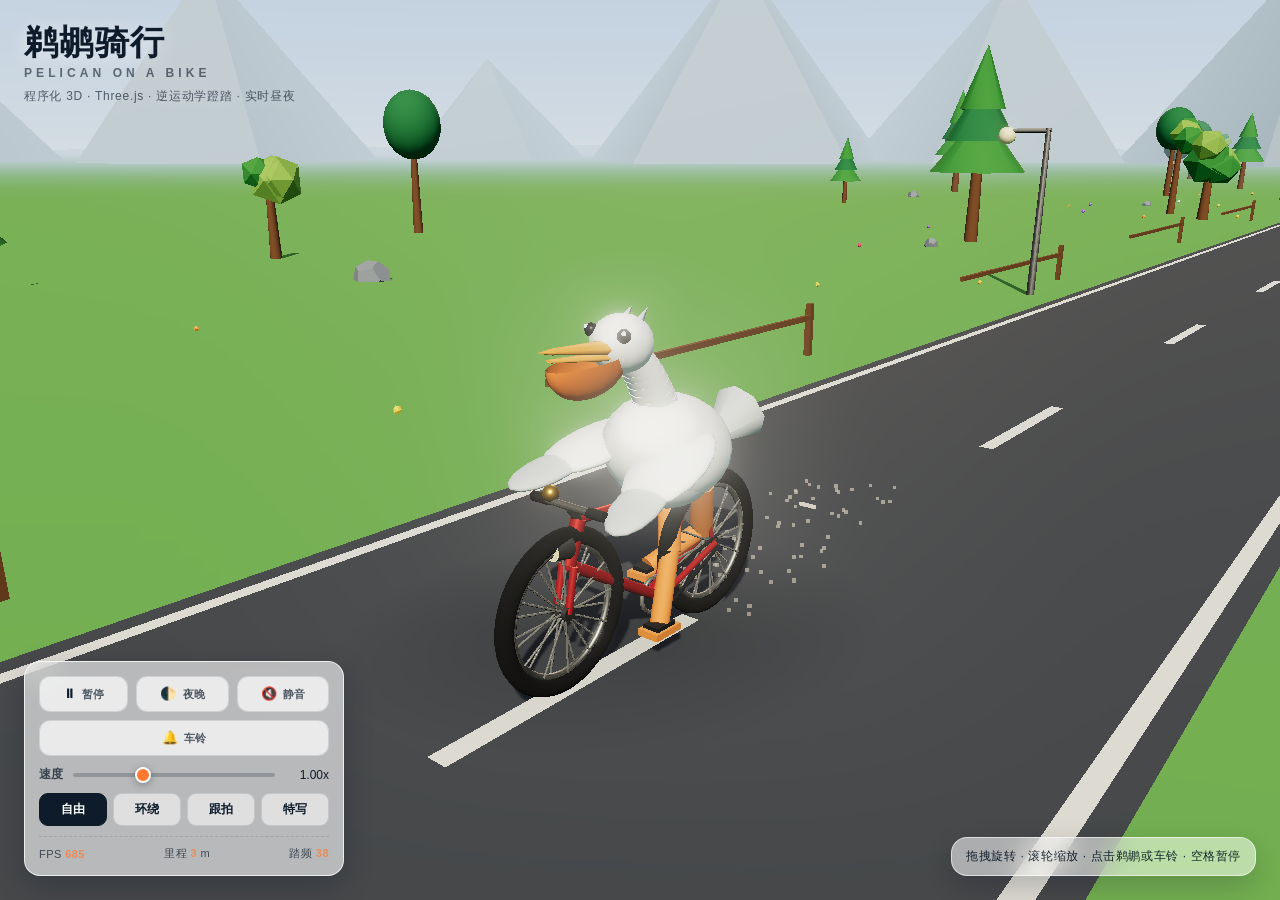
<file: pelican-ride/index.html>
<!DOCTYPE html>
<html lang="zh-CN">
<head>
<meta charset="utf-8" />
<meta name="viewport" content="width=device-width, initial-scale=1, maximum-scale=1, user-scalable=no" />
<title>鹈鹕骑行 · Pelican on a Bike</title>
<link rel="icon" href="data:image/svg+xml,<svg xmlns='http://www.w3.org/2000/svg' viewBox='0 0 100 100'><text y='.9em' font-size='90'>🚲</text></svg>" />
<link rel="stylesheet" href="./style.css" />
<script type="importmap">
{
  "imports": {
    "three": "./lib/three.module.js",
    "three/addons/": "./lib/addons/"
  }
}
</script>
</head>
<body>
<canvas id="stage"></canvas>

<div id="loader">
  <div class="loader-inner">
    <div class="loader-mark">🦤</div>
    <div class="loader-title">鹈鹕骑行</div>
    <div class="loader-bar"><i></i></div>
    <div class="loader-sub">正在组装自行车与海鸟…</div>
  </div>
</div>

<header id="hud-top">
  <h1>鹈鹕骑行 <span>Pelican on a Bike</span></h1>
  <p id="subtitle">程序化 3D · Three.js · 逆运动学蹬踏 · 实时昼夜</p>
</header>

<section id="panel" class="glass">
  <div class="row">
    <button id="btn-play" class="btn" title="暂停/继续">⏸ <span>暂停</span></button>
    <button id="btn-night" class="btn" title="昼夜切换">🌓 <span>夜晚</span></button>
    <button id="btn-audio" class="btn" title="环境音">🔇 <span>静音</span></button>
    <button id="btn-bell" class="btn" title="按铃">🔔 <span>车铃</span></button>
  </div>
  <div class="row slider-row">
    <label for="spd">速度</label>
    <input id="spd" type="range" min="0" max="3" step="0.05" value="1" />
    <output id="spd-val">1.00x</output>
  </div>
  <div class="row cams">
    <button class="cam active" data-cam="0">自由</button>
    <button class="cam" data-cam="1">环绕</button>
    <button class="cam" data-cam="2">跟拍</button>
    <button class="cam" data-cam="3">特写</button>
  </div>
  <div class="row stats">
    <span>FPS <b id="fps">--</b></span>
    <span>里程 <b id="dist">0</b> m</span>
    <span>踏频 <b id="rpm">0</b></span>
  </div>
</section>

<div id="hint" class="glass">拖拽旋转 · 滚轮缩放 · 点击鹈鹕或车铃 · 空格暂停</div>

<script type="module" src="./main.js"></script>
</body>
</html>
</file>
<file: pelican-ride/style.css>
:root {
  --fg: #0d1b2a;
  --glass: rgba(255, 255, 255, 0.62);
  --stroke: rgba(255, 255, 255, 0.75);
  --accent: #ff7a2f;
}

* { box-sizing: border-box; }

html, body {
  margin: 0;
  height: 100%;
  overflow: hidden;
  background: #0b1020;
  color: var(--fg);
  font-family: "PingFang SC", "Hiragino Sans GB", "Microsoft YaHei", -apple-system,
    BlinkMacSystemFont, "Segoe UI", Roboto, sans-serif;
  -webkit-font-smoothing: antialiased;
  touch-action: none;
}

#stage {
  position: fixed;
  inset: 0;
  display: block;
  width: 100%;
  height: 100%;
}

.glass {
  background: var(--glass);
  border: 1px solid var(--stroke);
  border-radius: 16px;
  backdrop-filter: blur(14px) saturate(1.4);
  -webkit-backdrop-filter: blur(14px) saturate(1.4);
  box-shadow: 0 10px 30px rgba(6, 14, 30, 0.22);
}

#hud-top {
  position: fixed;
  top: 20px;
  left: 24px;
  z-index: 6;
  pointer-events: none;
  text-shadow: 0 2px 18px rgba(255, 255, 255, 0.55);
}
#hud-top h1 {
  margin: 0;
  font-size: clamp(22px, 3.4vw, 34px);
  letter-spacing: 0.04em;
  font-weight: 800;
}
#hud-top h1 span {
  display: block;
  font-size: 12px;
  font-weight: 600;
  letter-spacing: 0.34em;
  opacity: 0.6;
  text-transform: uppercase;
}
#subtitle {
  margin: 8px 0 0;
  font-size: 12px;
  letter-spacing: 0.06em;
  opacity: 0.66;
}

#panel {
  position: fixed;
  left: 24px;
  bottom: 24px;
  z-index: 6;
  width: min(320px, calc(100vw - 48px));
  padding: 14px;
  display: flex;
  flex-direction: column;
  gap: 10px;
}

.row { display: flex; gap: 8px; align-items: center; flex-wrap: wrap; }

.btn {
  flex: 1 1 auto;
  min-width: 68px;
  padding: 9px 8px;
  font-size: 13px;
  font-weight: 600;
  color: var(--fg);
  background: rgba(255, 255, 255, 0.7);
  border: 1px solid rgba(13, 27, 42, 0.12);
  border-radius: 11px;
  cursor: pointer;
  transition: transform 0.14s ease, background 0.14s ease, box-shadow 0.14s ease;
}
.btn:hover { background: #fff; transform: translateY(-2px); box-shadow: 0 6px 16px rgba(6, 14, 30, 0.16); }
.btn:active { transform: translateY(0); }
.btn span { font-size: 11px; opacity: 0.7; margin-left: 3px; }

.slider-row label { font-size: 12px; font-weight: 700; opacity: 0.75; }
.slider-row output { font-size: 12px; font-variant-numeric: tabular-nums; min-width: 44px; text-align: right; }

input[type="range"] {
  flex: 1;
  -webkit-appearance: none;
  appearance: none;
  height: 4px;
  border-radius: 4px;
  background: rgba(13, 27, 42, 0.22);
  outline: none;
}
input[type="range"]::-webkit-slider-thumb {
  -webkit-appearance: none;
  width: 16px;
  height: 16px;
  border-radius: 50%;
  background: var(--accent);
  border: 2px solid #fff;
  box-shadow: 0 2px 8px rgba(0, 0, 0, 0.3);
  cursor: pointer;
}
input[type="range"]::-moz-range-thumb {
  width: 14px;
  height: 14px;
  border-radius: 50%;
  background: var(--accent);
  border: 2px solid #fff;
  cursor: pointer;
}

.cams { gap: 6px; }
.cam {
  flex: 1;
  padding: 7px 4px;
  font-size: 12px;
  font-weight: 600;
  border-radius: 9px;
  border: 1px solid rgba(13, 27, 42, 0.12);
  background: rgba(255, 255, 255, 0.55);
  color: var(--fg);
  cursor: pointer;
  transition: all 0.14s ease;
}
.cam:hover { background: #fff; }
.cam.active {
  background: var(--fg);
  color: #fff;
  border-color: var(--fg);
}

.stats {
  justify-content: space-between;
  font-size: 11px;
  letter-spacing: 0.04em;
  opacity: 0.72;
  border-top: 1px dashed rgba(13, 27, 42, 0.18);
  padding-top: 9px;
}
.stats b { font-variant-numeric: tabular-nums; color: var(--accent); }

#hint {
  position: fixed;
  right: 24px;
  bottom: 24px;
  z-index: 6;
  padding: 10px 14px;
  font-size: 12px;
  letter-spacing: 0.05em;
  opacity: 0.9;
}

#loader {
  position: fixed;
  inset: 0;
  z-index: 20;
  display: grid;
  place-items: center;
  background: radial-gradient(circle at 50% 40%, #16324f, #070c17 70%);
  color: #eaf2ff;
  transition: opacity 0.7s ease, visibility 0.7s ease;
}
#loader.done { opacity: 0; visibility: hidden; }
.loader-inner { text-align: center; }
.loader-mark { font-size: 64px; animation: bob 1.6s ease-in-out infinite; }
.loader-title { font-size: 26px; font-weight: 800; letter-spacing: 0.3em; margin: 10px 0 18px; }
.loader-bar {
  width: 220px;
  height: 3px;
  border-radius: 3px;
  background: rgba(255, 255, 255, 0.16);
  overflow: hidden;
  margin: 0 auto;
}
.loader-bar i {
  display: block;
  height: 100%;
  width: 40%;
  background: linear-gradient(90deg, #ff7a2f, #ffd166);
  animation: slide 1.1s ease-in-out infinite;
}
.loader-sub { margin-top: 14px; font-size: 12px; opacity: 0.6; letter-spacing: 0.12em; }

@keyframes slide {
  0% { transform: translateX(-110%); }
  100% { transform: translateX(320%); }
}
@keyframes bob {
  0%, 100% { transform: translateY(0) rotate(-4deg); }
  50% { transform: translateY(-10px) rotate(4deg); }
}

@media (max-width: 720px) {
  #hud-top { top: 14px; left: 16px; right: 16px; }
  #panel { left: 12px; right: 12px; bottom: 12px; width: auto; }
  #hint { display: none; }
  .btn { min-width: 56px; padding: 8px 4px; }
  .btn span { display: none; }
}
</file>
